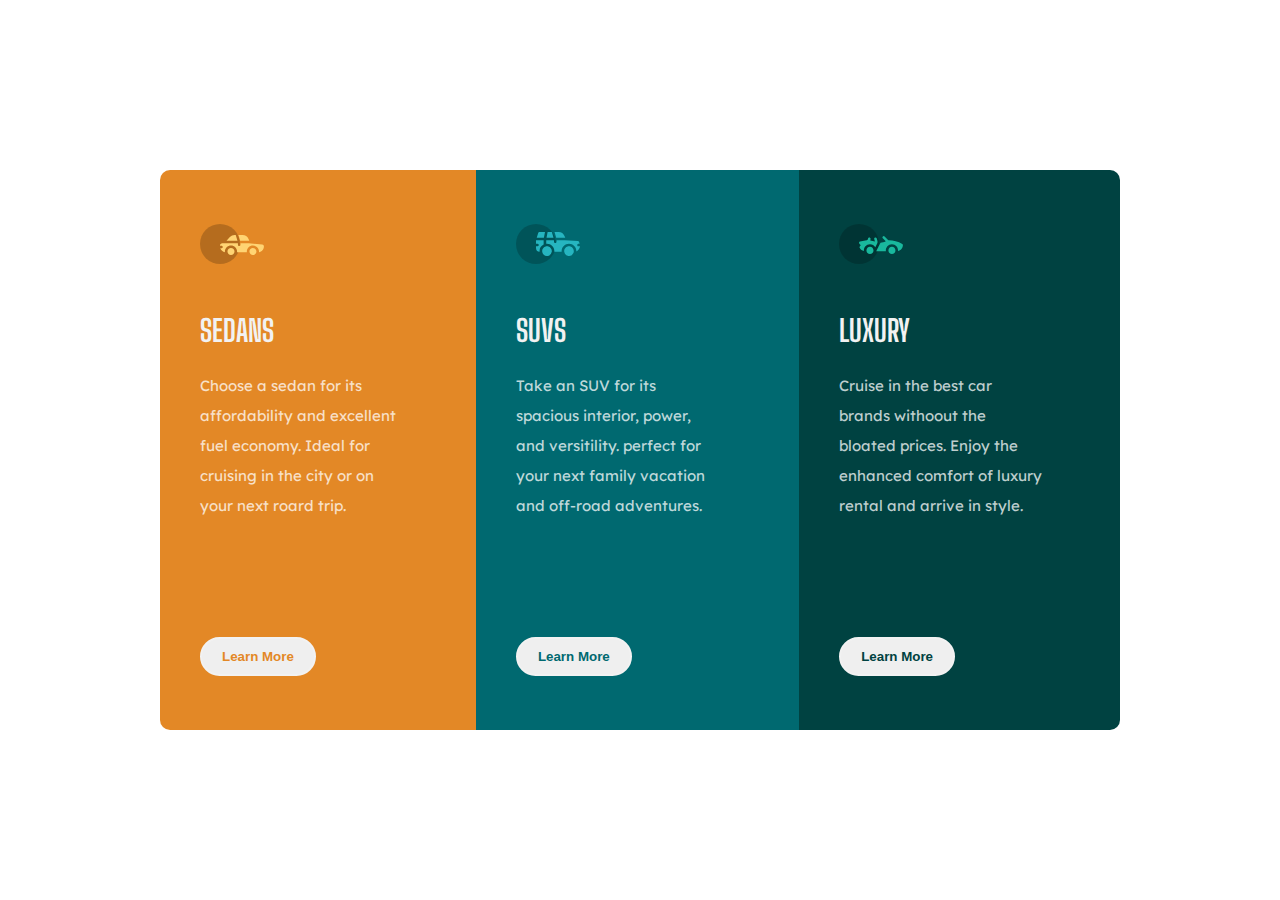
<file: 3 column card/index.html>
<!DOCTYPE html>
<html lang="en">

<head>
  <meta charset="UTF-8" />
  <meta http-equiv="X-UA-Compatible" content="IE=edge" />
  <meta name="viewport" content="width=device-width, initial-scale=1.0" />
  <title>3-Column-Card</title>
  <link rel="icon" type="images/icon" sizes="32x32" href="../favicon-32x32.png" />
  <link rel="stylesheet" type="text/css" href="style.css" />
</head>

<body>
  <div class="container">
    <div class="card sedans">
      <img src="./icon-sedans.svg" alt="" />
      <div class="content">
        <h3>Sedans</h3>
        <p>
          Choose a sedan for its affordability and excellent fuel economy.
          Ideal for cruising in the city or on your next roard trip.
        </p>
      </div>
      <button class="btn">Learn More</button>
    </div>

    <div class="card suvs">
      <img src="./icon-suvs.svg" alt="" />
      <div class="content">
        <h3>SUVS</h3>
        <p>
          Take an SUV for its spacious interior, power, and versitility.
          perfect for your next family vacation and off-road adventures.
        </p>
      </div>
      <button class="btn">Learn More</button>
    </div>

    <div class="card luxury">
      <img src="./icon-luxury.svg" alt="" />
      <div class="content">
        <h3>luxury</h3>
        <p>
          Cruise in the best car brands withoout the bloated prices. Enjoy the
          enhanced comfort of luxury rental and arrive in style.
        </p>
      </div>
      <button class="btn">Learn More</button>
    </div>
  </div>
</body>

</html>
</file>
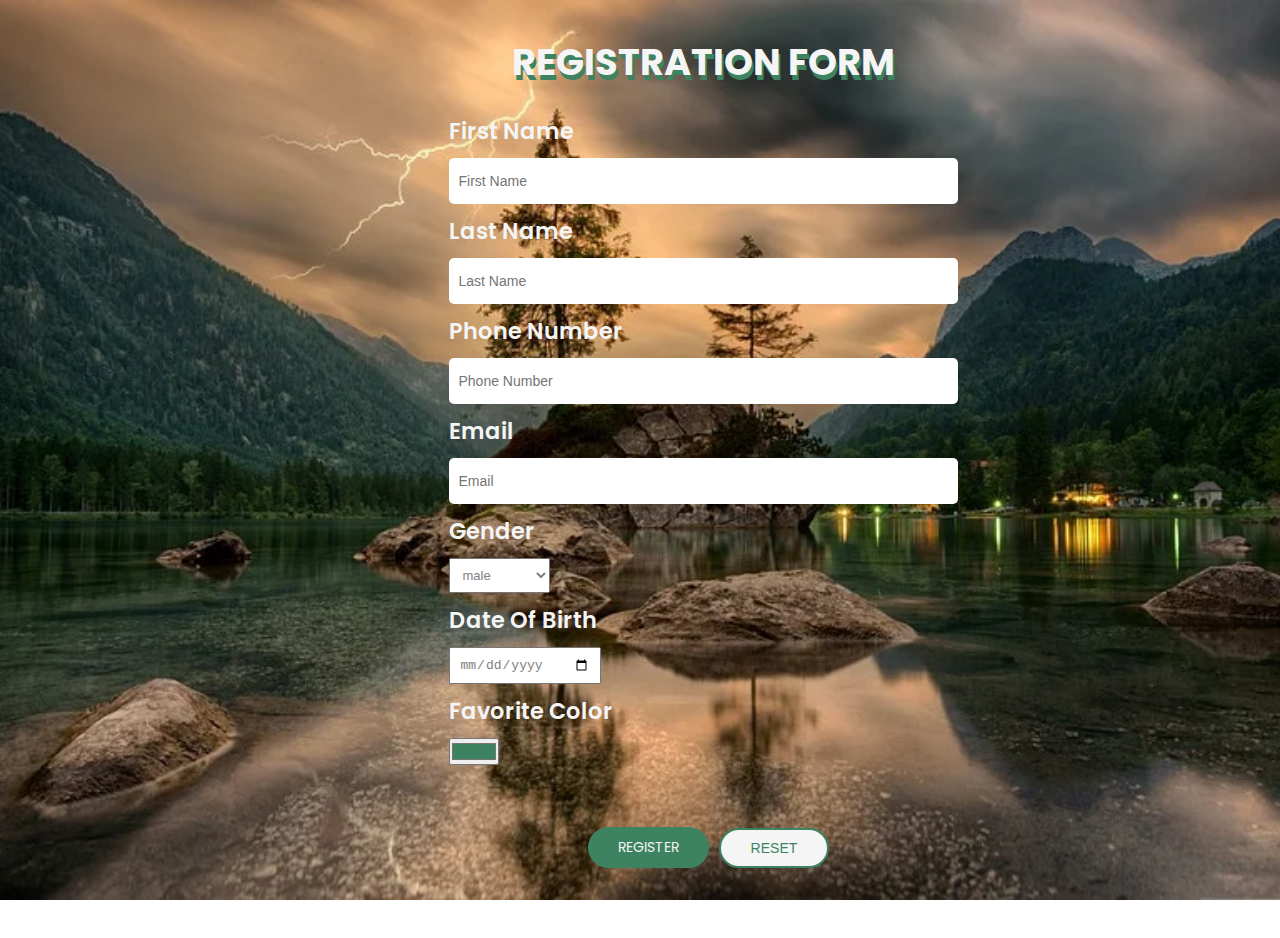
<file: registration/index.html>
<!DOCTYPE html>
<html lang="en">

<head>
  <meta charset="UTF-8">
  <meta http-equiv="X-UA-Compatible" content="IE=edge">
  <meta name="viewport" content="width=device-width, initial-scale=1.0">
  <title>Registration</title>
  <link rel="stylesheet" href="style.css">
</head>

<body>
  <main>
    <form action="">
      <div class="reg-form">
        <h1>registration form</h1>
        <p>first name</p>
        <input type="text" name="name" placeholder="first name" class="input" required>
        <p>last name</p>
        <input type="text" name="name" placeholder="last name" class="input" required>
        <p>phone number</p>
        <input type="text" name="phone" placeholder="phone number" class="input" required>
        <p>email</p>
        <input type="text" name="email" placeholder="email" class="input" required>
        <p>gender</p>
        <select class="gender">
          <option value="male">male</option>
          <option value="female">female</option>
        </select><br>
        <p>date of birth</p>
        <input type="date" name="date" class="date">
        <p>favorite color</p>
        <input type="color" name="color" value="#3D8361" class="color">
        <div class="action">
          <a href="./login.html" type="button" class="btn">register</a>
          <input type="reset" class="button">
        </div>
      </div>
    </form>
  </main>
</body>

</html>
</file>
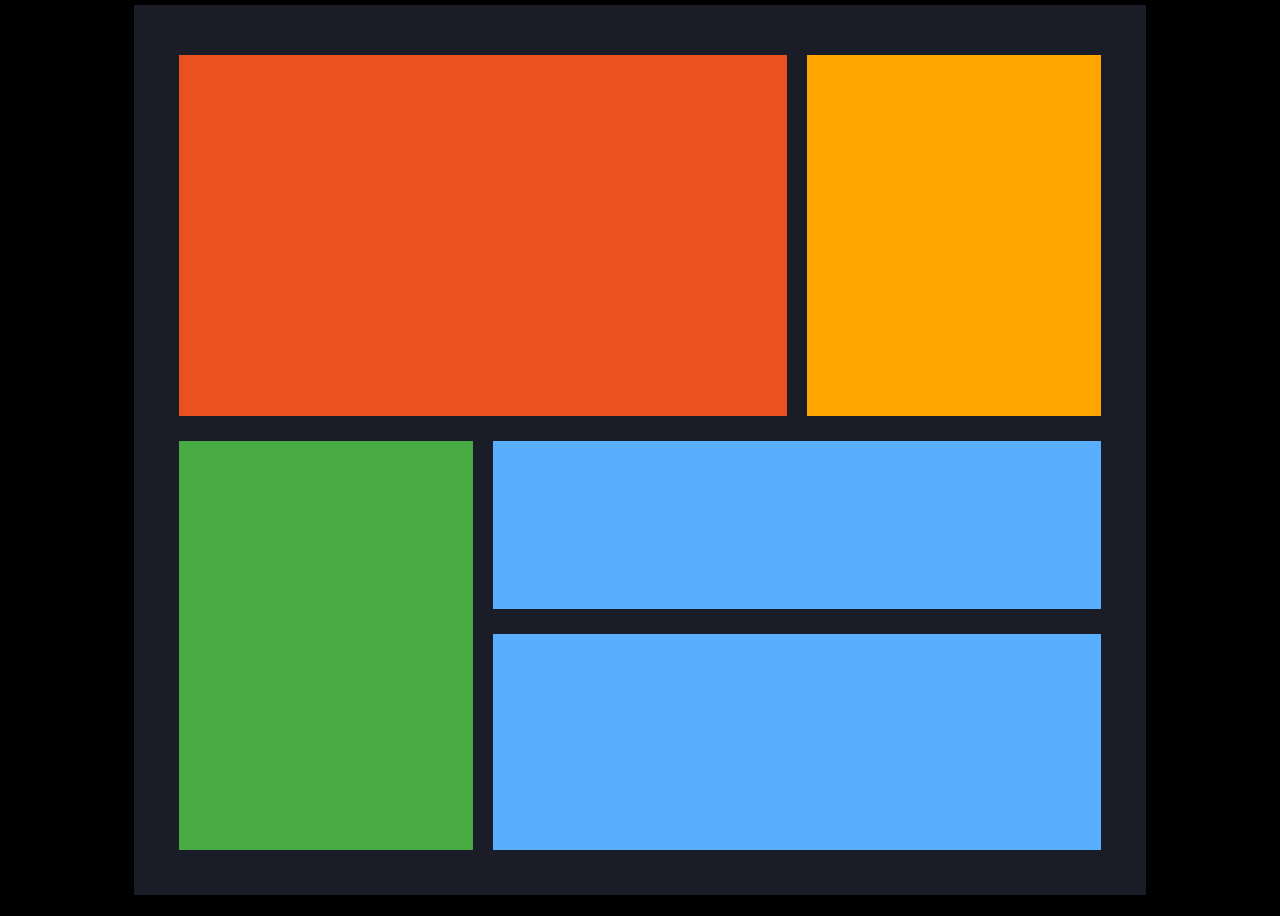
<file: 3 column card/grid.html>
<!DOCTYPE html>
<html lang="en">

<head>
  <meta charset="UTF-8" />
  <meta name="viewport" content="width=device-width, initial-scale=1.0" />
  <meta http-equiv="X-UA-Compatible" content="ie=edge" />
  <link rel="stylesheet" href="grid.css" />
  <title>Grid-Layout</title>
</head>

<body>
  <section>
    <div class="one"></div>
    <div class="two"></div>
    <div class="three"></div>
    <div class="four"></div>
    <div class="five"></div>
  </section>
</body>

</html>
</file>
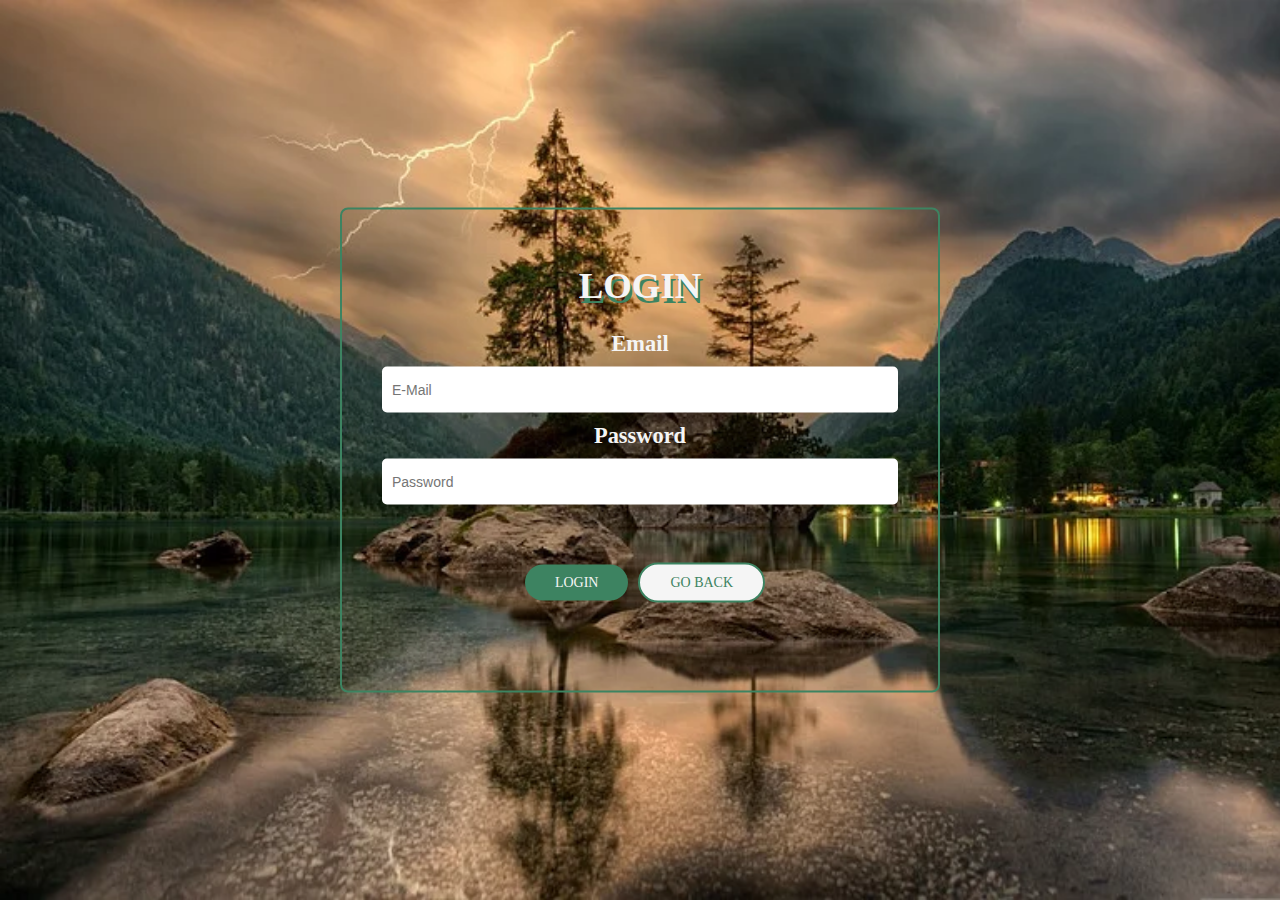
<file: registration/login.html>
<!DOCTYPE html>
<html lang="en">

<head>
  <meta charset="UTF-8">
  <meta http-equiv="X-UA-Compatible" content="IE=edge">
  <meta name="viewport" content="width=device-width, initial-scale=1.0">
  <title>login</title>
  <link rel="stylesheet" href="style.css">
  <link rel="stylesheet" href="login.css">
</head>

<body>
  <section>
    <form action="#">
      <div class="reg-form">
        <div class="login">
          <h1>login</h1>
          <p>email</p>
          <input type="text" name="email" placeholder="e-mail" class="input">
          <p>password</p>
          <input type="text" name="password" placeholder="password" class="input">
          <div class="action">
            <a href="./success.html" type="button" class="btn">login</a>
            <a href="./index.html" type="button" class="button">go back</a>
          </div>
        </div>
      </div>
    </form>
  </section>
</body>

</html>
</file>
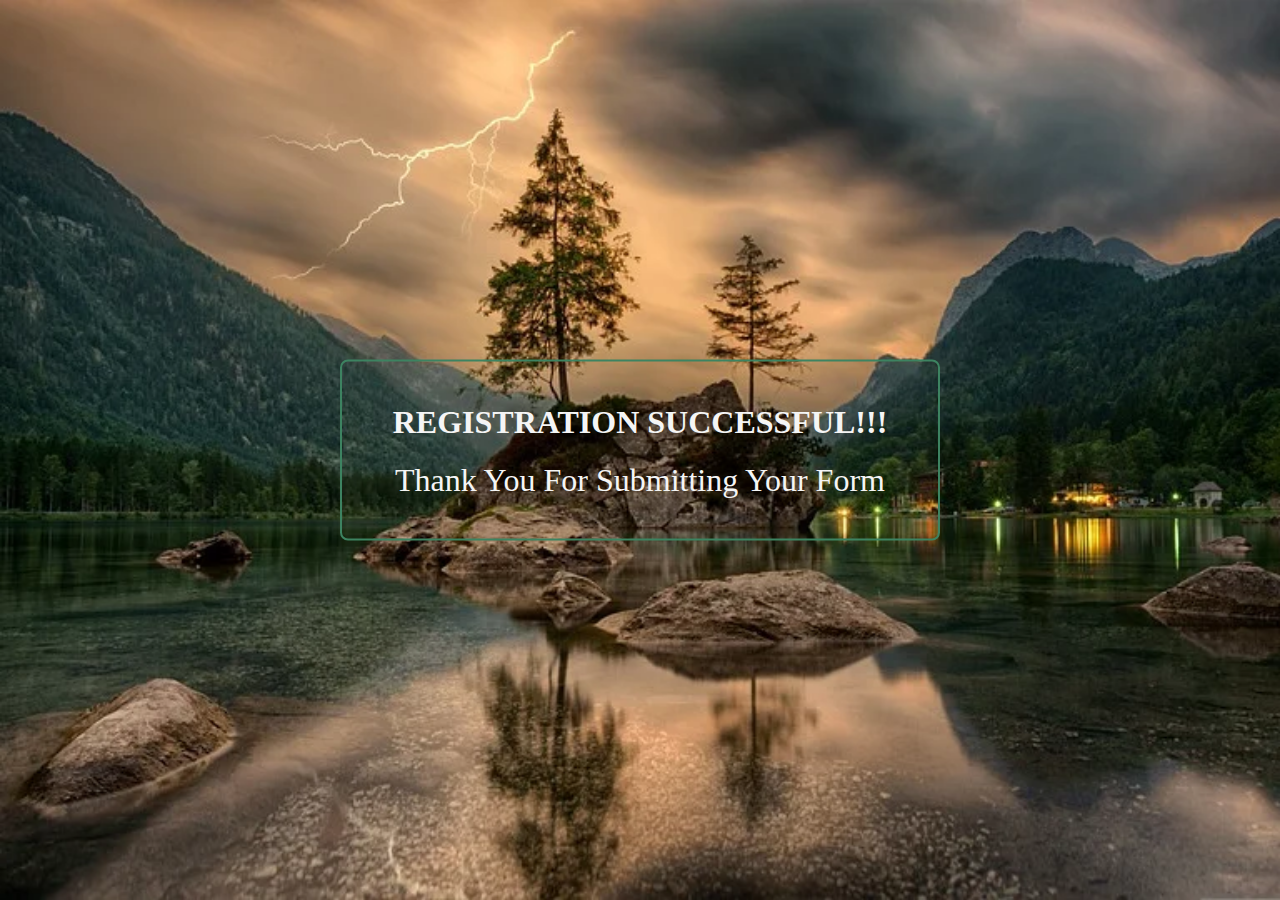
<file: registration/success.html>
<!DOCTYPE html>
<html lang="en">
<head>
    <meta charset="UTF-8">
    <meta http-equiv="X-UA-Compatible" content="IE=edge">
    <meta name="viewport" content="width=device-width, initial-scale=1.0">
    <title>success</title>
    <link rel="stylesheet" href="style.css">
    <link rel="stylesheet" href="success.css">
</head>
<body>
<div class="success">
    <h1>registration successful!!!</h1> 
   <p>thank you for submitting your form</p>
</div>
   
</body>
</html>
</file>
<file: 3 column card/style.css>
@import url('https://fonts.googleapis.com/css2?family=Big+Shoulders+Display:wght@700&family=Lexend+Deca&display=swap');

* {
    margin: 0;
    padding: 0;
    box-sizing: border-box;
}

body {
    font-family: 'Lexend Deca', sans-serif;
}

h3 {
    font-family: 'Big Shoulders Display', sans-serif;
    font-size: 30px;
    font-weight: bold;
    text-transform: uppercase;
    color: hsl(0, 0%, 95%);
}

p {
    font-size: 15px;
    color: hsla(0, 0%, 100%, 0.75);
    line-height: 1.6;
}


.container {
    padding: 20px;
    color: hsl(0, 0%, 95%);
}

.btn {
    border: 2px solid hsl(0, 0%, 95%);
    border-radius: 30px;
    padding: 10px 20px;
    cursor: pointer;
    transition: all 0.4s ease-in-out;
    font-weight: bold;
}

.sedans {
    background-color: hsl(31, 77%, 52%);
    border-radius: 10px 10px 0 0;
}

.sedans .btn {
    color: hsl(31, 77%, 52%);
}
.sedans .btn:hover {
    background-color: transparent;
    color: hsl(0, 0%, 95%);
}

.suvs {
    background-color: hsl(184, 100%, 22%);
}

.suvs .btn {
    color: hsl(184, 100%, 22%);
}
.suvs .btn:hover {
    background-color: transparent;
    color: hsl(0, 0%, 95%);
}

.luxury {
    background-color: hsl(179, 100%, 13%);
    border-radius: 0 0 10px 10px;
}

.luxury .btn {
    color: hsl(179, 100%, 13%);
}
.luxury .btn:hover {
    background-color: transparent;
    color: hsl(0, 0%, 95%);
}

.card {
    padding: 3.4em 2.5em;
    display: flex;
    flex-direction: column;
    align-items: flex-start;
}

.card .content {
    flex: 1;
    height: 60%;
    margin: 3em auto;
    display: flex;
    flex-direction: column;
}

.content p {
    margin-top: 1.5em;
    line-height: 2;
    width: 85%;
    flex: 1;
}

.card .btn {
    margin-top: auto;
}

@media (min-width: 992px) {
    body {
        display: flex;
        justify-content: center;
        align-items: center;
        height: 100vh;
    }

    .container {
        height: 600px;
        max-width: 1000px;
        display: flex;
    }

    .sedans {
        border-radius: 10px 0 0 10px;
    }

    .luxury {
        border-radius: 0 10px 10px 0;
    }
    .card p {
        margin-bottom: 30px;
    }
}
</file>
<file: registration/style.css>
@import url('https://fonts.googleapis.com/css2?family=Poppins:ital,wght@0,300;0,400;0,500;0,600;0,700;1,300;1,400;1,500;1,600;1,700&display=swap');


* {
    margin: 0;
    padding: 0;
    box-sizing: border-box;
}

body {
    width: 100%;
    height: 100%;
    background: url("./nature.webp") no-repeat center center fixed;;
    -webkit-background-size: cover;
    -moz-background-size: cover;
    -o-background-size: cover;
    background-size: cover;
}


main {
    display: flex;
    justify-content: center;
    font-family: 'Poppins', sans-serif;
}
.reg-form {
   background-color: transparent;
   width: 130%;
   padding: 10px 20px;

}

.reg-form h1 {
    text-align: center;
    font-size: 2.3rem;
    font-weight: bold;
    text-transform: uppercase;
    margin: 1.5rem 0;
    color: whitesmoke;
    text-shadow: 2px 5px  #3D8361;
}

.reg-form p {
    font-size: 1.4rem;
    margin: 10px 0;
    color: whitesmoke;
    text-transform: capitalize;
    font-weight: 600;
}

 .reg-form .input {
    font-size: 14px;
    padding: 15px 10px;
    width: 100%;
    border: 0;
    border-radius: 5px;
    outline: none;
    text-transform: capitalize;
}

.date {
    width: 30%;
    font-size: 13px;
    padding: 8px 9px;
    color: grey;
}

.gender {
    width: 20%;
    font-size: 13px;
    padding: 8px 9px;
    color: grey;
}


.action {
    display: flex;
  justify-Content: center;
  align-items:center;
  margin-top:50px;
  margin-bottom: 50px;
}

.btn {
    border-radius: 50px;  
  color: whitesmoke;
  text-decoration: none;
  font-size: 14px;
  background-color: #3D8361;
  padding: 10px 30px;
  transition: 0.5s;
  text-transform:uppercase;
  margin: 10px;
 
}

.btn:hover {
    color: #3D8361;
    background-color: whitesmoke;
    transform: scale(1.07);
    transition: all 0.5s;
    border: 2px solid teal;
}

.button {
    border-radius: 50px;  
    color:  #3D8361;
    text-decoration: none;
    font-size: 14px;
    background-color: whitesmoke;
    padding: 10px 30px;
    transition: 0.5s;
    text-transform:uppercase;
    border: 2px solid  #3D8361;
}

.button:hover {
    color: whitesmoke;
    background-color:  #3D8361;
    transform: scale(1.07);
    transition: all 0.5s;
    border: 2px solid  #3D8361;
}
</file>
<file: 3 column card/grid.css>
{
    margin: 0;
    padding: 0;
    box-sizing: border-box;
  }
  
  body {
    background-color: black;
    display: flex;
    justify-content: center;
    align-items: center;
    height: 100vh;
  }
  
  section {
    display: grid;
    width: 50vw;
    height: 80vh;
    grid-template-columns: repeat(2, calc(100%-45%/2)) 45%;
    grid-template-rows: repeat(3, calc(70% / 3)) 30%;
    grid-column-gap: 20px;
    grid-row-gap: 25px;
  }
  section {
    position: absolute;
    top: 50%;
    left: 50%;
    transform: translate(-50%, -50%);
    background-color:  #1a1c28;
    width: 1000%;
    max-width: 922px;
    padding: 50px 45px 120px 45px;
  }
  
  
  .one {
    grid-column: 1 / span 2;
    grid-row: 1 / span 2;
    background: #ea5020;
  }
  
  .two {
    grid-column: 3 / span 1;
    grid-row: 1 / span 2;
    background-color: orange;
  }
  
  .three {
    grid-column: 1 / span 1;
    grid-row: 3 / span 2;
    background-color: #47aa42;
  }
  
  .four {
    grid-column: 2 / span 2;
    grid-row: 3 / span 1;
    background-color: #59affd;
  }
  
  .five {
    grid-column: 2 / span 2;
    grid-row: 4 / span 1;
    background-color: #59affd;
  }
</file>
<file: registration/login.css>
.login {
    position: absolute;
    top: 50%;
    left: 50%;
    transform: translate(-50%, -50%);
    width: 85%;
    max-width: 600px;
    padding: 30px 40px;
    box-sizing: border-box;
    border-radius: 8px;
    text-align: center;
    background-color: #10101010;
    font-family: fantasy;
    border: 2px solid   #3D8361;
}
</file>
<file: registration/success.css>
.success {
position: absolute;
top: 50%;
left: 50%;
transform: translate(-50%, -50%);
width: 85%;
max-width: 600px;
padding: 30px 40px;
box-sizing: border-box;
border-radius: 8px;
text-align: center;
font-family: fantasy;
border: 2px solid #3D8361;
color: whitesmoke;
}


h1 {
font-size: 2rem;
text-transform: uppercase;
line-height: 60px;
margin-bottom: 10px;
}

p {
font-size: 2rem;
text-transform: capitalize;
margin-bottom: 10px;
}
.success {
position: absolute;
top: 50%;
left: 50%;
transform: translate(-50%, -50%);
width: 85%;
max-width: 600px;
padding: 30px 40px;
box-sizing: border-box;
border-radius: 8px;
text-align: center;
font-family: fantasy;
border: 2px solid #3D8361;
color: whitesmoke;
}


h1 {
font-size: 2rem;
text-transform: uppercase;
line-height: 60px;
margin-bottom: 10px;
}

p {
font-size: 2rem;
text-transform: capitalize;
margin-bottom: 10px;
}
</file>
